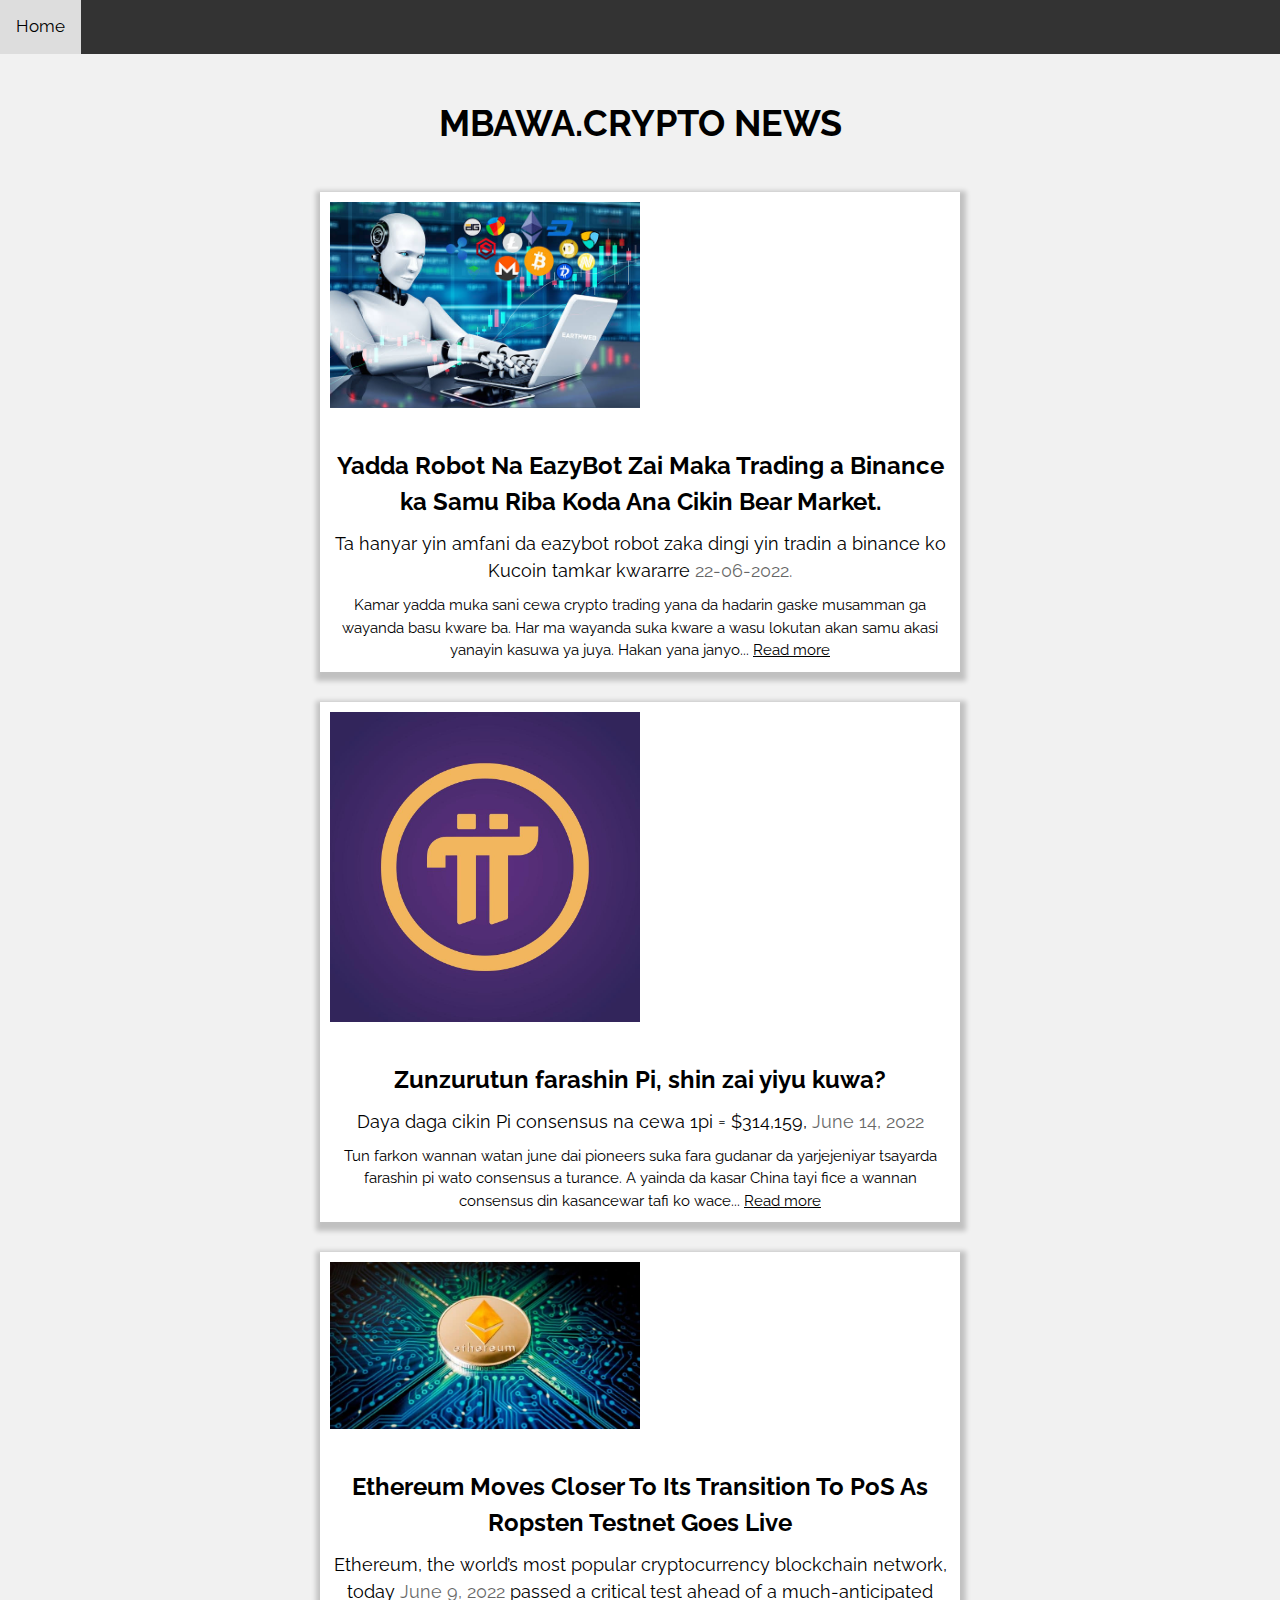
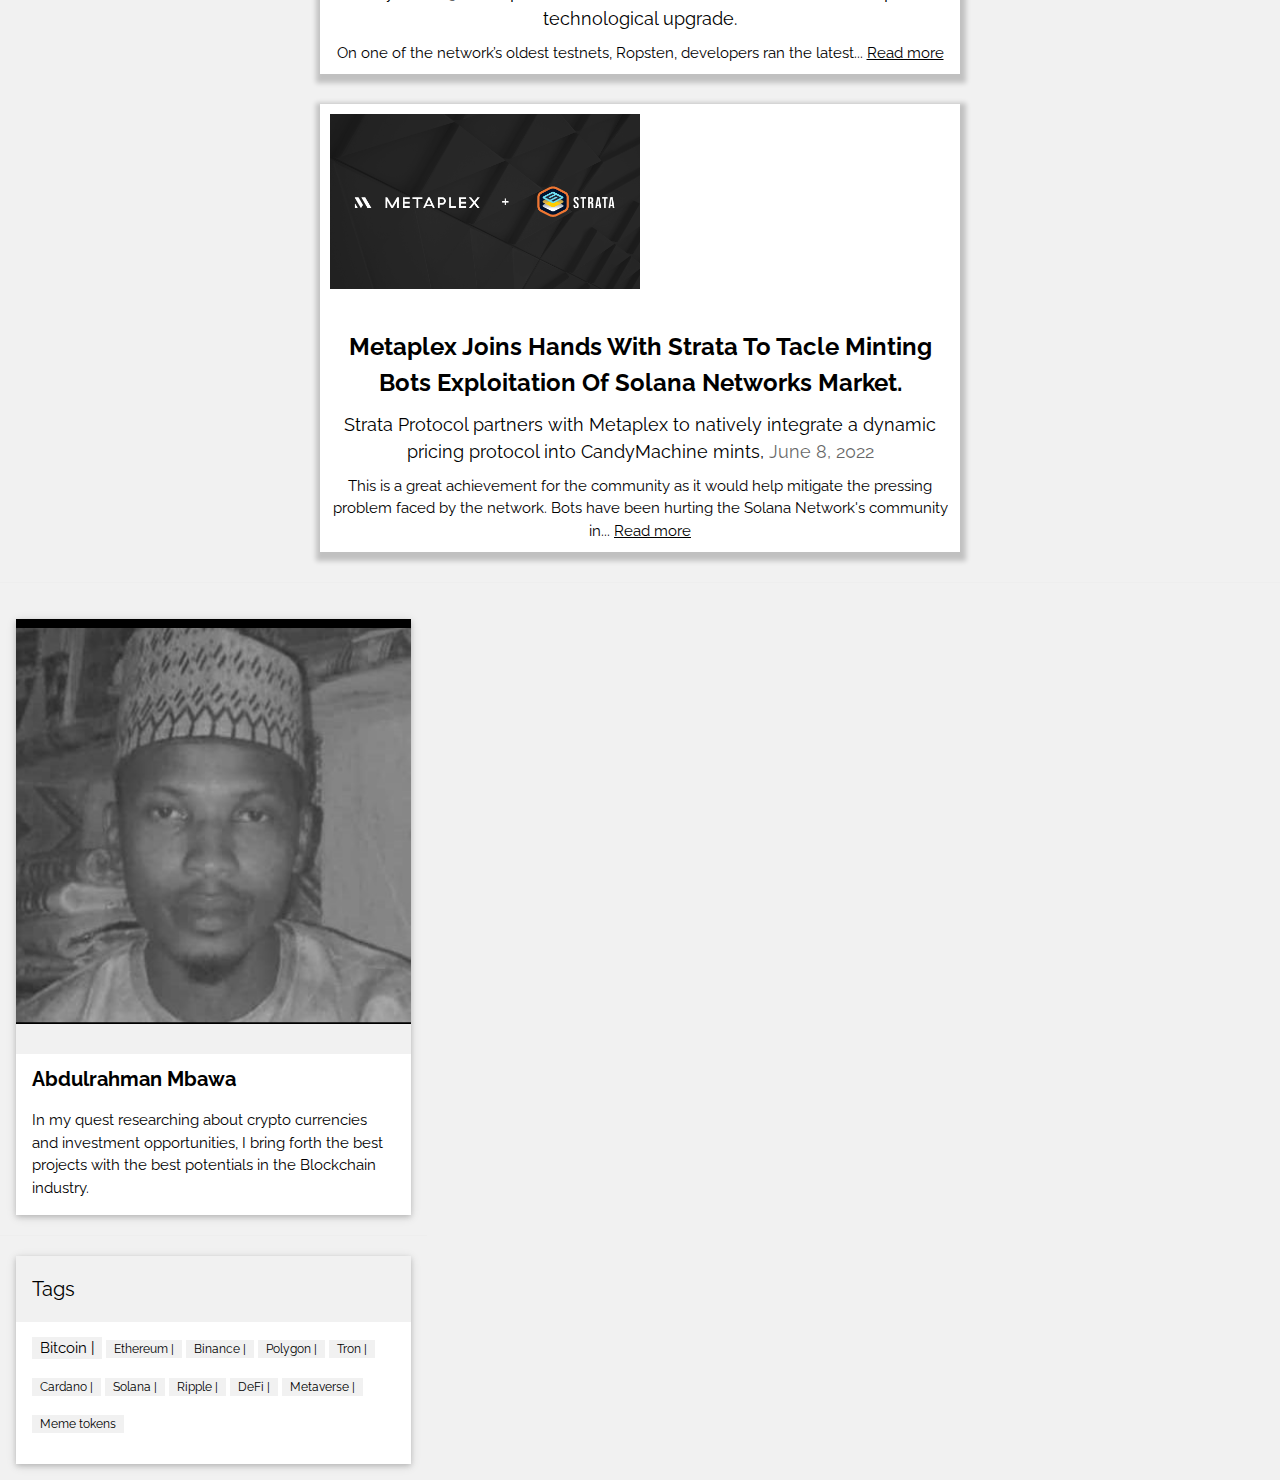
<file: blog/blog-posts.html>
<!DOCTYPE html>
<html>
<head>
 <title>Blog Posts</title>

  <meta charset="UTF-8">
  <meta name="viewport" content="width=device-width, initial-scale=1">
<!--preview-->
  <meta property=og:url content="https://mbawateaches.com/blog/blog-posts.html" />
  <meta property="og:type" content="article" />
  <meta property="og:title" content="MBAWA CRYPTO NEWS" />
  <meta property="og:description" content="Up to date crypto news" />
  <meta property="og:image" content="https://mbawateaches.com/pictures/mbawa1.jpg"/>
  <meta property="og:image:width" content="300">
  <meta property="og:image:height" content="300">

 <link rel="stylesheet" href="https://www.w3schools.com/w3css/4/w3.css">
 <link rel="stylesheet" href="https://fonts.googleapis.com/css?family=Raleway">
 <link rel="stylesheet" href="https://cdnjs.cloudflare.com/ajax/libs/font-awesome/4.7.0/css/font-awesome.min.css">
 <link rel="stylesheet" href="blog.css">
<script async src="https://pagead2.googlesyndication.com/pagead/js/adsbygoogle.js?client=ca-pub-8077004606379343"
     crossorigin="anonymous"></script>
 <style>

</style>
</head>
<body class="w3-light-grey">
<div id="navbar">
  <a href="../index.html">Home</a>
</div>
 <!--scroll to top-->
<button onclick="topFunction()" id="myBtn" title"go to top">&#x2191;</button>

<!-- w3-content defines a container for fixed size centered content, 
and is wrapped around the whole page content, except for the footer in this example -->
<div class="w3-content" style="max-width:1400px">

<!-- Header -->
<header class="w3-container w3-center w3-padding-32"> 
  <h1><b>MBAWA.CRYPTO NEWS</b></h1>
</header>

<!--blog posts-->
<div class="header">
 <img src="../pictures/eazybot.jpeg" alt="Eazybot"/>
  <div class="header-text">
     <h3><b>Yadda Robot Na EazyBot Zai Maka Trading a Binance ka Samu Riba Koda Ana Cikin Bear Market.</b></h3>
      <h5>Ta hanyar yin amfani da eazybot robot zaka dingi yin tradin a binance ko Kucoin tamkar kwararre <span class="w3-opacity">22-06-2022.</span></h5>
      Kamar yadda muka sani cewa crypto trading yana da hadarin gaske musamman ga wayanda basu kware ba. Har ma wayanda suka kware a wasu lokutan akan samu akasi yanayin kasuwa ya juya. Hakan yana janyo... <a href="eazybot.html">Read more</a>
  </div>
</div>

<div class="header">
 <img src="../pictures/pi1.jpg" alt="PI"/>
  <div class="header-text">
     <h3><b>Zunzurutun farashin Pi, shin zai yiyu kuwa?</b></h3>
      <h5>Daya daga cikin Pi consensus na cewa 1pi = $314,159, <span class="w3-opacity">June 14, 2022</span></h5>
   Tun farkon wannan watan june dai pioneers suka fara gudanar da yarjejeniyar tsayarda farashin pi wato consensus a turance. A yainda da kasar China tayi fice a wannan consensus din kasancewar tafi ko wace... <a href='piconsensus.html'>Read more</a>
  </div>
</div>

<div class="header">
 <img src="../pictures/eth1.jpg"/>
  <div class="header-text">
    <h3><b>Ethereum Moves Closer To Its Transition To PoS As Ropsten Testnet Goes Live</b>
      </h3>
      <h5>Ethereum, the world’s most popular cryptocurrency blockchain network, today <span class="w3-opacity">June 9, 2022 </span>passed a critical test ahead of a much-anticipated technological upgrade.
      </h5>
   On one of the network’s oldest testnets, Ropsten, developers ran the latest... <a href='eth-9-6-2022.html'>Read more</a>
  </div>
</div>

<div class="header">
 <img src="../pictures/sol1.jpg" alt="SOLANA"/>
  <div class="header-text">
     <h3><b>Metaplex Joins Hands With Strata To Tacle Minting Bots Exploitation Of Solana Networks Market.</b></h3>
      <h5>Strata Protocol partners with Metaplex to natively integrate a dynamic pricing protocol into CandyMachine mints, <span class="w3-opacity">June 8, 2022</span></h5>
   This is a great achievement for the community as it would help mitigate the pressing problem faced by the network. Bots have been hurting the Solana Network's community in...  <a href='sol-8-6-2022.html'>Read more</a>
  </div>
</div>

<hr>
<!-- Introduction menu -->
<div class="w3-col l4">
  <!-- About Card -->
  <div class="w3-card w3-margin w3-margin-top">
  <img src="../pictures/mbawa2.png" alt="Mbawa photo" style="width:100%">
    <div class="w3-container w3-white">
      <h4><b>Abdulrahman Mbawa</b></h4>
      <p>In my quest researching about crypto currencies and investment opportunities, I bring forth the best projects with the best potentials in the Blockchain industry.</p>
    </div>
  </div>

<hr>
 
  <!-- Labels / tags -->
  <div class="w3-card w3-margin">
    <div class="w3-container w3-padding">
      <h4>Tags</h4>
    </div>
    <div class="w3-container w3-white">
    <p><span class="w3-tag w3-light-grey w3-margin-bottom">Bitcoin |</span> <span class="w3-tag w3-light-grey w3-small w3-margin-bottom">Ethereum |</span> <span class="w3-tag w3-light-grey w3-small w3-margin-bottom">Binance |</span>
 <span class="w3-tag w3-light-grey w3-small w3-margin-bottom">Polygon |</span> <span class="w3-tag w3-light-grey w3-small w3-margin-bottom">Tron |</span> <span class="w3-tag w3-light-grey w3-small w3-margin-bottom">Cardano |</span> <span class="w3-tag w3-light-grey w3-small w3-margin-bottom">Solana |</span> <span class="w3-tag w3-light-grey w3-small w3-margin-bottom">Ripple |</span> <span class="w3-tag w3-light-grey w3-small w3-margin-bottom">DeFi |</span> <span class="w3-tag w3-light-grey w3-small w3-margin-bottom">Metaverse |</span> <span class="w3-tag w3-light-grey w3-small w3-margin-bottom">Meme tokens</span> 
    </p>
    </div>
  </div>
  
<!-- END Introduction Menu -->
</div>

<!-- END GRID -->
</div><br>

<!-- END w3-content -->
</div>

<!-- Footer -->
<!--
<footer class="w3-container w3-dark-grey w3-padding-32 w3-margin-top">
  <button class="w3-button w3-black w3-disabled w3-padding-large w3-margin-bottom">Previous</button>
  <button class="w3-button w3-black w3-padding-large w3-margin-bottom">Next »</button>
</footer>
-->
<script src="../index.js"></script>
</body>
</html>
</file>
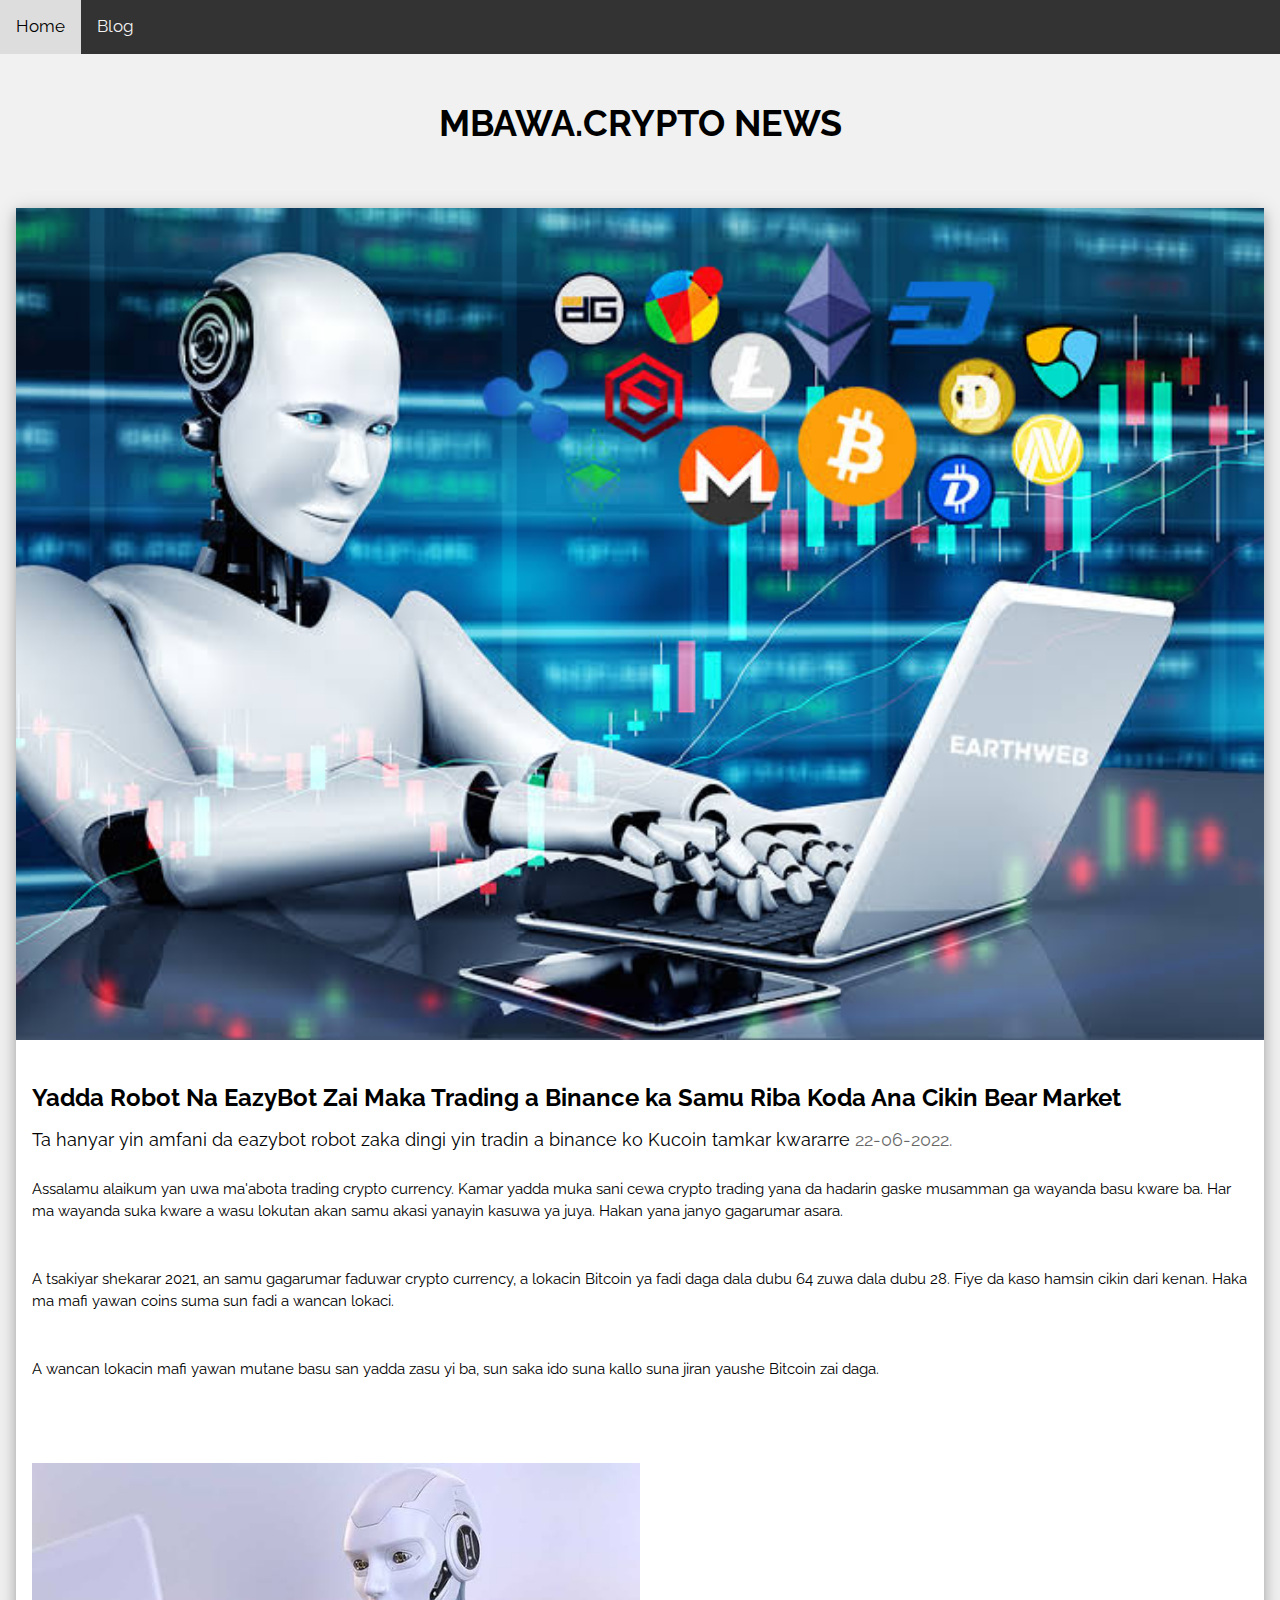
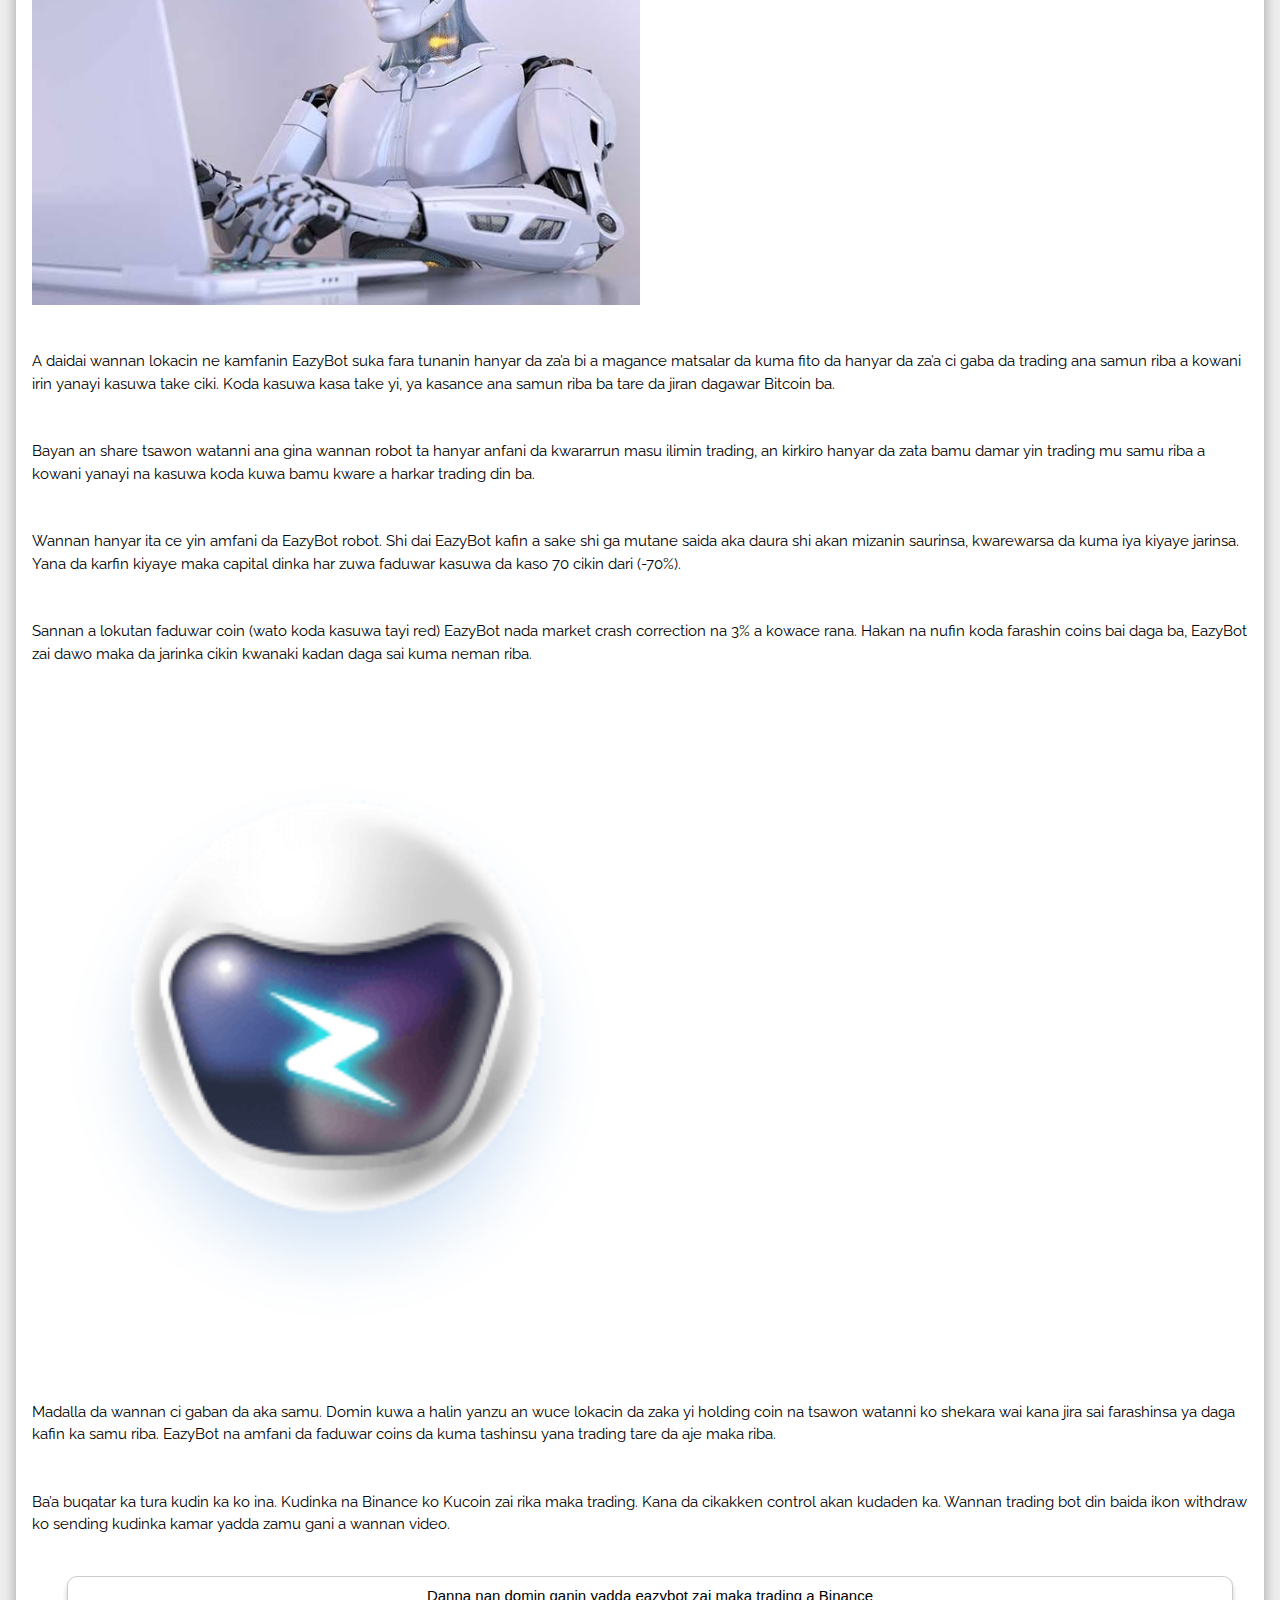
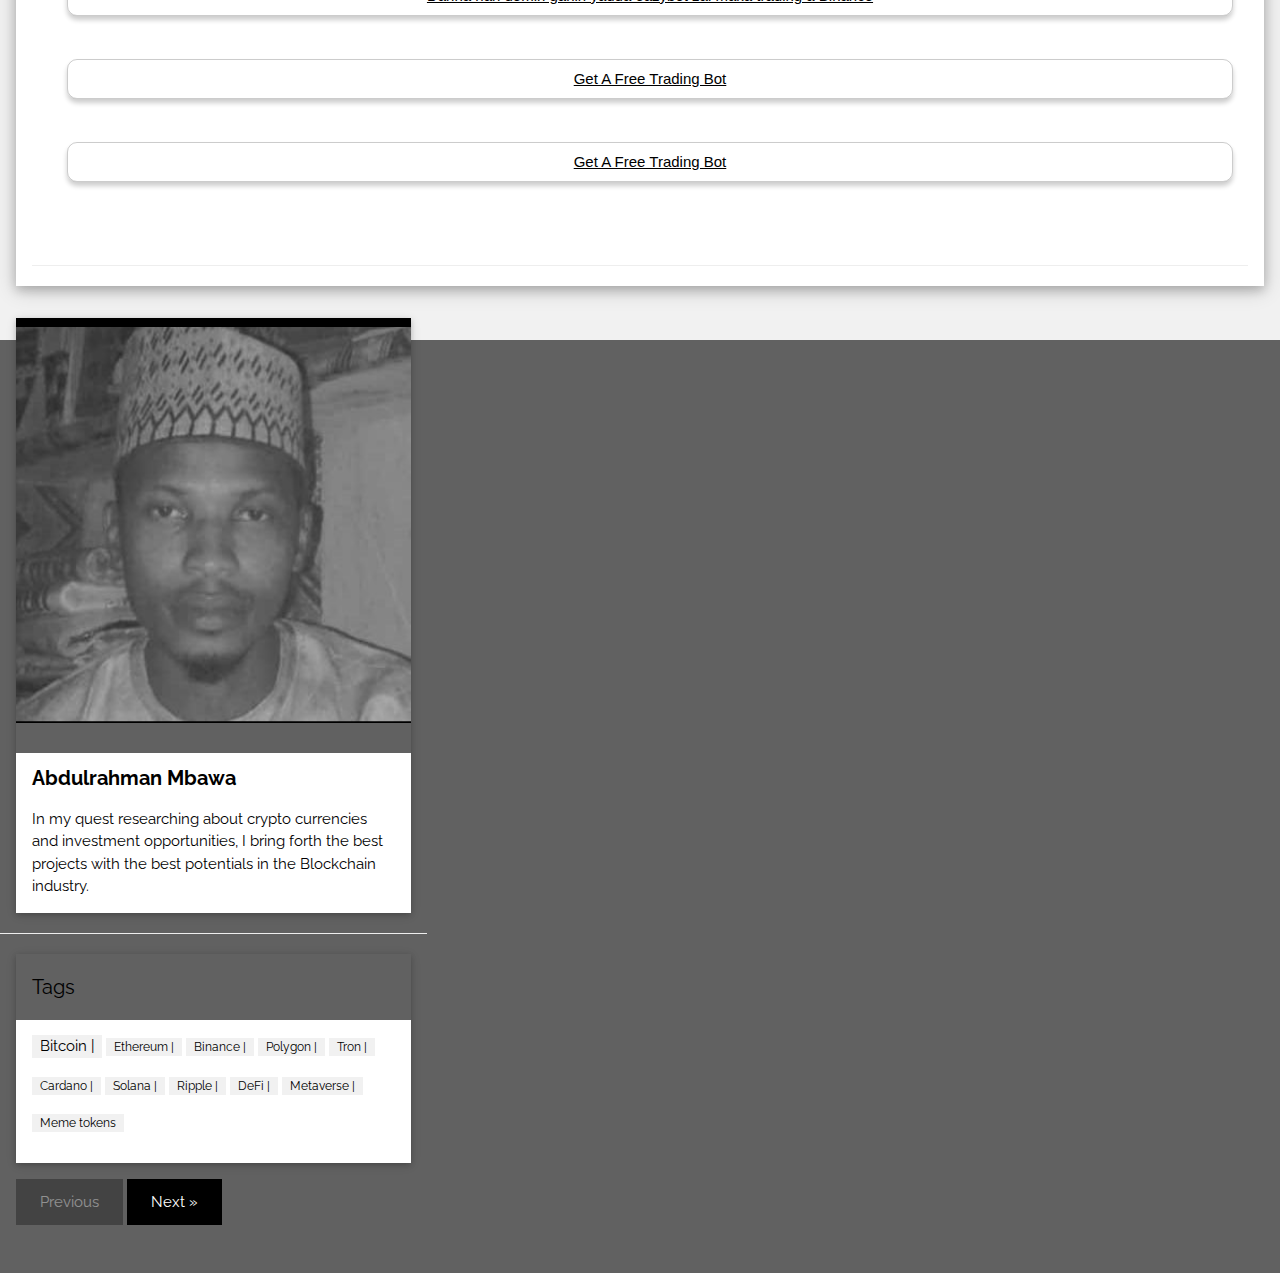
<file: blog/eazybot.html>
<!DOCTYPE html>
<html>
<head>
 <title>Make Money While You Sleep</title>

 <meta charset="UTF-8">
 <meta name="viewport" content="width=device-width, initial-scale=1">
<!--preview-->
 <meta property=og:url content="https://mbawateaches.com/blog/eazybot.html" />
 <meta property="og:type" content="article" />
 <meta property="og:title" content="Yadda Zaka Sa Robot Ya Maka Trading kasamu Riba" />
 <meta property="og:description" content="Wannan wani sabon robot ne da zai maka trading a binance dinka ka samu riba sosai" />
 <meta property="og:image" content="https://mbawateaches.com/pictures/eazybot.jpeg"/>
 <meta property="og:image:width" content="300">
 <meta property="og:image:height" content="300">

 <link rel="stylesheet" href="https://www.w3schools.com/w3css/4/w3.css">
 <link rel="stylesheet" href="https://fonts.googleapis.com/css?family=Raleway">
 <link rel="stylesheet" href="https://cdnjs.cloudflare.com/ajax/libs/font-awesome/4.7.0/css/font-awesome.min.css">
 <link rel="stylesheet" href="blog.css">

<script async src="https://pagead2.googlesyndication.com/pagead/js/adsbygoogle.js?client=ca-pub-8077004606379343"
     crossorigin="anonymous"></script>
 <style>

</style>
</head>
<body class="w3-light-grey">
<div id="navbar">
   <a href="../index.html">Home</a>
  <a href="blog-posts.html">Blog</a>
</div>
 <!--scroll to top-->
<button onclick="topFunction()" id="myBtn" title"go to top">&#x2191;</button>

<!-- w3-content defines a container for fixed size centered content, 
and is wrapped around the whole page content, except for the footer in this example -->
<div class="w3-content" style="max-width:1400px">

<!-- Header -->
<header class="w3-container w3-center w3-padding-32"> 
  <h1><b>MBAWA.CRYPTO NEWS</b></h1>
</header>

<!-- Grid -->
<div class="w3-row">

  <!-- Blog entry -->
  <div class="w3-card-4 w3-margin w3-white">
  <img src="../pictures/eazybot.jpeg" alt="Robot picture" style="width:100%">
    <div class="w3-container">
      <h3><b>Yadda Robot Na EazyBot Zai Maka Trading a Binance ka Samu Riba Koda Ana Cikin Bear Market</b></h3>
      <h5>Ta hanyar yin amfani da eazybot robot zaka dingi yin tradin a binance ko Kucoin tamkar kwararre <span class="w3-opacity">22-06-2022.</span></h5>
    </div>

    <div class="w3-container">
      <p>
        Assalamu alaikum yan uwa ma'abota trading crypto currency. Kamar yadda muka sani cewa crypto trading yana da hadarin gaske musamman ga wayanda basu kware ba. Har ma wayanda suka kware a wasu lokutan akan samu akasi yanayin kasuwa ya juya. Hakan yana janyo gagarumar asara. 
<br>
<br>
<br>
A tsakiyar shekarar 2021, an samu gagarumar faduwar crypto currency, a lokacin Bitcoin ya fadi daga dala dubu 64 zuwa dala dubu 28. Fiye da kaso hamsin cikin dari kenan. Haka ma mafi yawan coins suma sun fadi a wancan lokaci. 
<br>
<br>
<br>
A wancan lokacin mafi yawan mutane basu san yadda zasu yi ba, sun saka ido suna kallo suna jiran yaushe Bitcoin zai daga.</p> 
<br>
<br>
<br>
<img src="../pictures/Robot1.jpeg" alt="robot picture">
  <p>
A daidai wannan lokacin ne kamfanin EazyBot suka fara tunanin hanyar da za’a bi a magance matsalar da kuma fito da hanyar da za’a ci gaba da trading ana samun riba a kowani irin yanayi kasuwa take ciki. Koda kasuwa kasa take yi, ya kasance ana samun riba ba tare da jiran dagawar Bitcoin ba.
<br>
<br>
<br>
Bayan an share tsawon watanni ana gina wannan robot ta hanyar anfani da kwararrun masu ilimin trading, an kirkiro hanyar da zata bamu damar yin trading mu samu riba a kowani yanayi na kasuwa koda kuwa bamu kware a harkar trading din ba.
<br>
<br>
<br>
Wannan hanyar ita ce yin amfani da EazyBot robot. Shi dai EazyBot kafin a sake shi ga mutane saida aka daura shi akan mizanin saurinsa, kwarewarsa da kuma iya kiyaye jarinsa. Yana da karfin kiyaye maka capital dinka har zuwa faduwar kasuwa da kaso 70 cikin dari (-70%).
<br>
<br>
<br>
Sannan a lokutan faduwar coin (wato koda kasuwa tayi red) EazyBot nada market crash correction na 3% a kowace rana. Hakan na nufin koda farashin coins bai daga ba, EazyBot zai dawo maka da jarinka cikin kwanaki kadan daga sai kuma neman riba. 
  </p>
<br>
<br>
<br>
<img src="../pictures/robot2.png">
  <p>
Madalla da wannan ci gaban da aka samu. Domin kuwa a halin yanzu an wuce lokacin da zaka yi holding coin na tsawon watanni ko shekara wai kana jira sai farashinsa ya daga kafin ka samu riba. EazyBot na amfani da faduwar coins da kuma tashinsu yana trading tare da aje maka riba.
<br>
<br>
<br>
Ba’a buqatar ka tura kudin ka ko ina. Kudinka na Binance ko Kucoin zai rika maka trading. Kana da cikakken control akan kudaden ka. Wannan trading bot din baida ikon withdraw ko sending kudinka kamar yadda zamu gani a wannan video.
<br>
<div class='links'>
 <div class="link"><a href="../index.html">Danna nan domin ganin yadda eazybot zai maka trading a Binance</a></div>
 <br>
 <div class='link'><a href="https://my.eazybot.com/169538">Get A Free Trading Bot</a></div>
 <br>
 <div class='link'><a href="https://my.eazybot.com/169550">Get A Free Trading Bot</a></div> 
</div>
  </p>
<br>
 <button class="mobile-share"><a class="share" href="whatsapp://send?text=https://mbawateaches.com/blog/eazybot.html" data-action="share/whatsapp/share">
 share <i class="fa fa-whatsapp"></i></a>
 </button>
  <hr>	
   </div>
  </div>
</div>

<!-- Introduction menu -->
<div class="w3-col l4">
  <!-- About Card -->
  <div class="w3-card w3-margin w3-margin-top">
  <img src="../pictures/mbawa2.png" alt="Mbawa photo" style="width:100%">
    <div class="w3-container w3-white">
      <h4><b>Abdulrahman Mbawa</b></h4>
      <p>In my quest researching about crypto currencies and investment opportunities, I bring forth the best projects with the best potentials in the Blockchain industry.</p>
    </div>
  </div><hr>
  
  <!-- Labels / tags -->
  <div class="w3-card w3-margin">
    <div class="w3-container w3-padding">
      <h4>Tags</h4>
    </div>
    <div class="w3-container w3-white">
    <p><span class="w3-tag w3-light-grey w3-margin-bottom">Bitcoin |</span> <span class="w3-tag w3-light-grey w3-small w3-margin-bottom">Ethereum |</span> <span class="w3-tag w3-light-grey w3-small w3-margin-bottom">Binance |</span>
 <span class="w3-tag w3-light-grey w3-small w3-margin-bottom">Polygon |</span> <span class="w3-tag w3-light-grey w3-small w3-margin-bottom">Tron |</span> <span class="w3-tag w3-light-grey w3-small w3-margin-bottom">Cardano |</span> <span class="w3-tag w3-light-grey w3-small w3-margin-bottom">Solana |</span> <span class="w3-tag w3-light-grey w3-small w3-margin-bottom">Ripple |</span> <span class="w3-tag w3-light-grey w3-small w3-margin-bottom">DeFi |</span> <span class="w3-tag w3-light-grey w3-small w3-margin-bottom">Metaverse |</span> <span class="w3-tag w3-light-grey w3-small w3-margin-bottom">Meme tokens</span>
	</p>

     </div>
   </div>
 </div>

<!-- END GRID -->
</div><br>

<!--END content-->
</div>

<!-- Footer -->
<footer class="w3-container w3-dark-grey w3-padding-32 w3-margin-top">
  <button class="w3-button w3-black w3-disabled w3-padding-large w3-margin-bottom">Previous</button>
  <button class="w3-button w3-black w3-padding-large w3-margin-bottom">Next »</button>
</footer>
<script src="../index.js"></script>
</body>
</html>
</file>
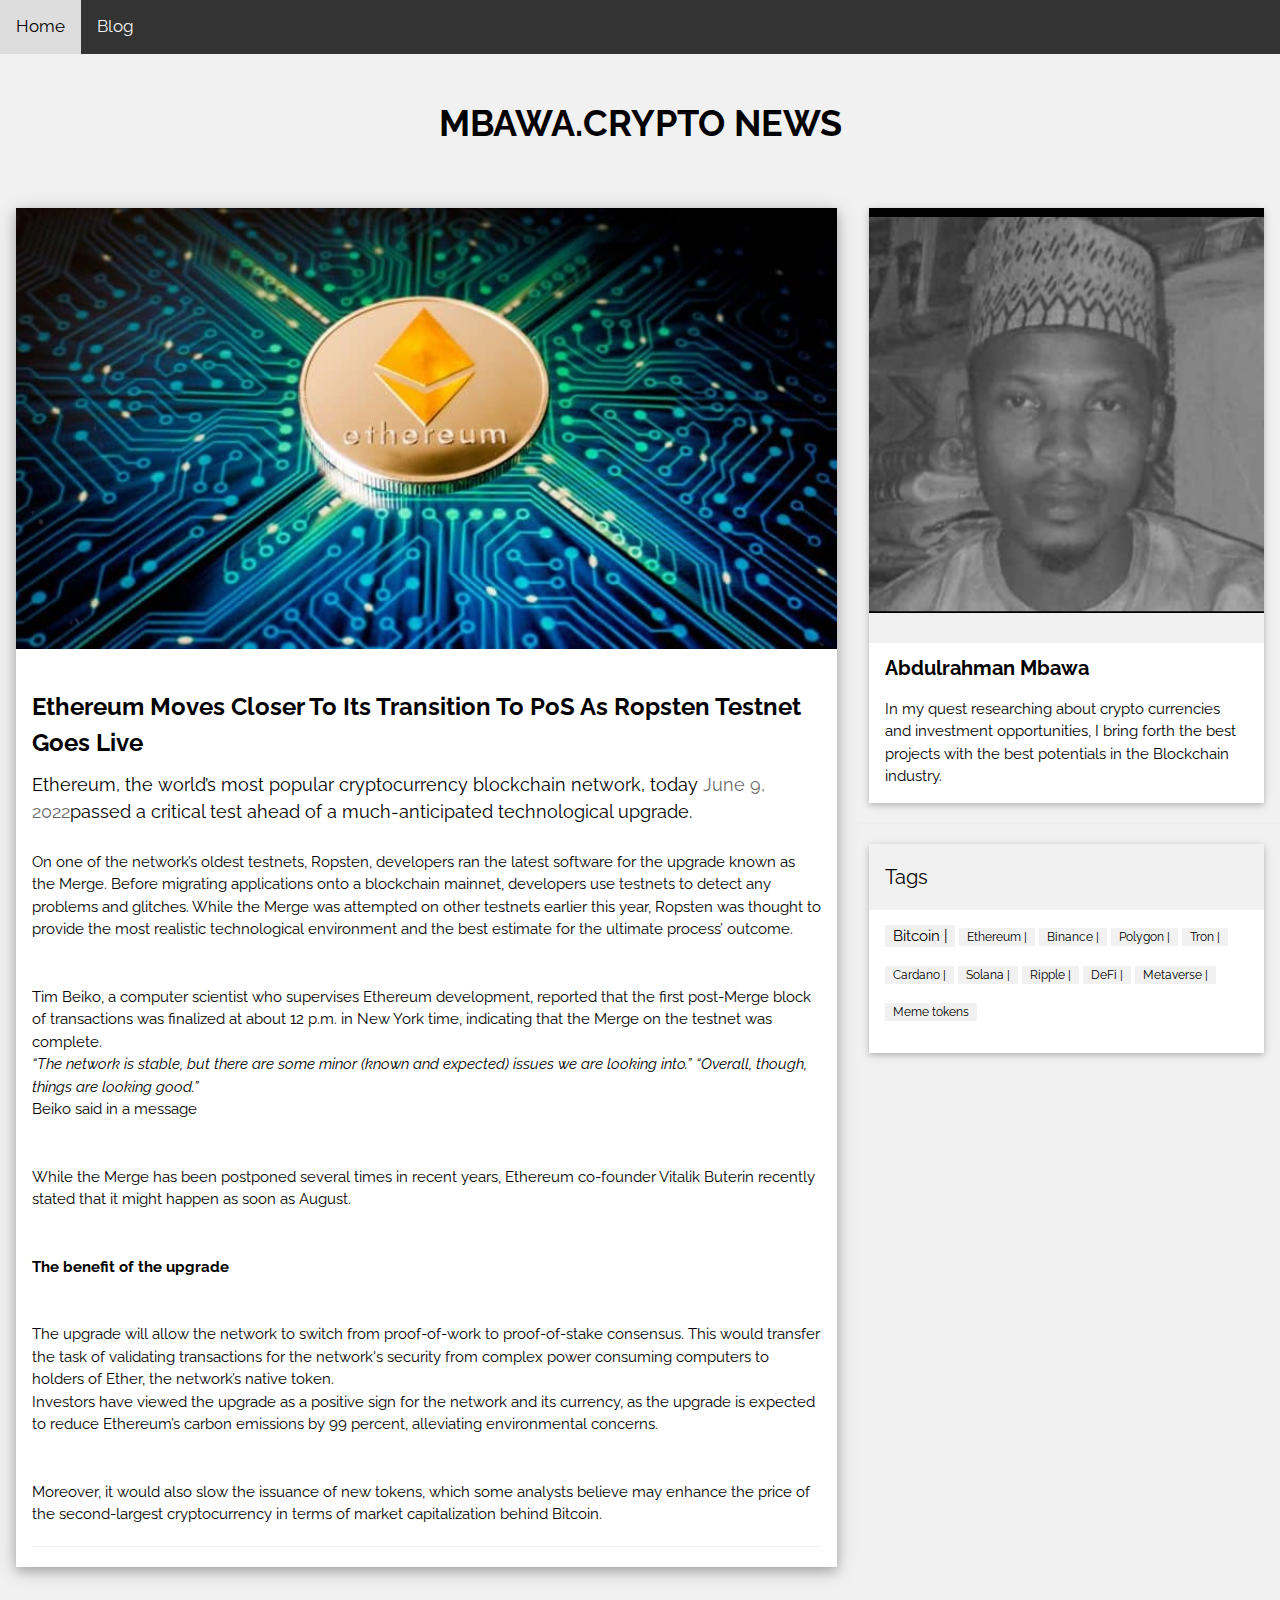
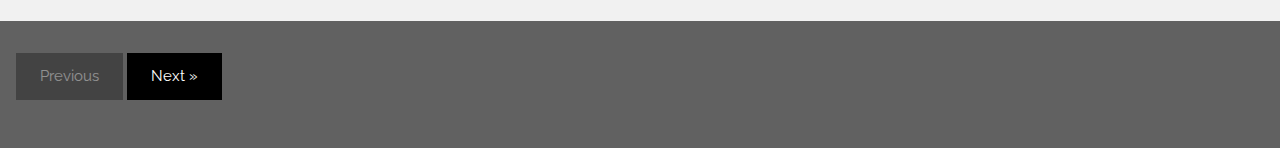
<file: blog/eth-9-6-2022.html>
<!DOCTYPE html>
<html>
<head>
 <title>Ethereum Moves Closer To PoS</title>

  <meta charset="UTF-8">
  <meta name="viewport" content="width=device-width, initial-scale=1">
<!--preview-->
  <meta property=og:url content="https://mbawateaches.com/blog/eth-9-6-2022.html" />
  <meta property="og:type" content="article" />
  <meta property="og:title" content="Ethereum Moves Closer To PoS" />
  <meta property="og:description" content="Ethereum, the world’s most popular cryptocurrency blockchain network, today has passed a critical test ahead of a much-anticipated technological upgrade." />
  <meta property="og:image" content="https://mbawateaches.com/pictures/eth1.jpg"/>
 <meta property="og:image:width" content="300">
 <meta property="og:image:height" content="300">

 <link rel="stylesheet" href="https://www.w3schools.com/w3css/4/w3.css">
 <link rel="stylesheet" href="https://fonts.googleapis.com/css?family=Raleway">
 <link rel="stylesheet" href="https://cdnjs.cloudflare.com/ajax/libs/font-awesome/4.7.0/css/font-awesome.min.css">
 <link rel="stylesheet" href="blog.css">

<script async src="https://pagead2.googlesyndication.com/pagead/js/adsbygoogle.js?client=ca-pub-8077004606379343"
     crossorigin="anonymous"></script>
 <style>

</style>
</head>
<body class="w3-light-grey">
<div id="navbar">
   <a href="../index.html">Home</a>
  <a href="blog-posts.html">Blog</a>
</div>
 <!--scroll to top-->
<button onclick="topFunction()" id="myBtn" title"go to top">&#x2191;</button>

<!-- w3-content defines a container for fixed size centered content, 
and is wrapped around the whole page content, except for the footer in this example -->
<div class="w3-content" style="max-width:1400px">

<!-- Header -->
<header class="w3-container w3-center w3-padding-32"> 
  <h1><b>MBAWA.CRYPTO NEWS</b></h1>
</header>

<!-- Grid -->
<div class="w3-row">

<!-- Blog entries -->
<div class="w3-col l8 s12">
  <!-- Blog entry -->
  <div class="w3-card-4 w3-margin w3-white">
    <img src="../pictures/eth1.jpg" alt="ETH" style="width:100%">
    <div class="w3-container">
      <h3 id='eth'><b>Ethereum Moves Closer To Its Transition To PoS As Ropsten Testnet Goes Live</b>
      </h3>
      <h5>Ethereum, the world’s most popular cryptocurrency blockchain network, today <span class="w3-opacity">June 9, 2022</span>passed a critical test ahead of a much-anticipated technological upgrade.
      </h5>
    </div>

    <div class="w3-container">
      <p>On one of the network’s oldest testnets, Ropsten, developers ran the latest software for the upgrade known as the Merge. Before migrating applications onto a blockchain mainnet, developers use testnets to detect any problems and glitches.
While the Merge was attempted on other testnets earlier this year, Ropsten was thought to provide the most realistic technological environment and the best estimate for the ultimate process’ outcome.
<br>
<br>
<br>     
Tim Beiko, a computer scientist who supervises Ethereum development, reported that the first post-Merge block of transactions was finalized at about 12 p.m. in New York time, indicating that the Merge on the testnet was complete.
<br>
<i>“The network is stable, but there are some minor (known and expected) issues we are looking into.” “Overall, though, things are looking good.”</i>
<br> 
Beiko said in a message
<br>
<br>
<br>  
While the Merge has been postponed several times in recent years, Ethereum co-founder Vitalik Buterin recently stated that it might happen as soon as August.
<br>
<br>
<br>  
<b>The benefit of the upgrade</b>
<br>
<br>
<br>  
The upgrade will allow the network to switch from proof-of-work to proof-of-stake consensus. This would transfer the task of validating transactions for the network's security from complex power consuming computers to holders of Ether, the network’s native token.
<br>
Investors have viewed the upgrade as a positive sign for the network and its currency, as the upgrade is expected to reduce Ethereum’s carbon emissions by 99 percent, alleviating environmental concerns.
<br>
<br>
<br>  
Moreover, it would also slow the issuance of new tokens, which some analysts believe may enhance the price of the second-largest cryptocurrency in terms of market capitalization behind Bitcoin.
</p>
 <button class="mobile-share"><a class="share" href="whatsapp://send?text=https://mbawateaches.com/blog/eth-9-6-2022.html" data-action="share/whatsapp/share">
 share <i class="fa fa-whatsapp"></i></a>
 </button>
  <hr>	
   </div>
  </div>
</div>

<!-- Introduction menu -->
<div class="w3-col l4">
  <!-- About Card -->
  <div class="w3-card w3-margin w3-margin-top">
  <img src="../pictures/mbawa2.png" alt="Mbawa photo" style="width:100%">
    <div class="w3-container w3-white">
      <h4><b>Abdulrahman Mbawa</b></h4>
      <p>In my quest researching about crypto currencies and investment opportunities, I bring forth the best projects with the best potentials in the Blockchain industry.</p>
    </div>
  </div><hr>
  
  <!-- Labels / tags -->
  <div class="w3-card w3-margin">
    <div class="w3-container w3-padding">
      <h4>Tags</h4>
    </div>
    <div class="w3-container w3-white">
    <p><span class="w3-tag w3-light-grey w3-margin-bottom">Bitcoin |</span> <span class="w3-tag w3-light-grey w3-small w3-margin-bottom">Ethereum |</span> <span class="w3-tag w3-light-grey w3-small w3-margin-bottom">Binance |</span>
 <span class="w3-tag w3-light-grey w3-small w3-margin-bottom">Polygon |</span> <span class="w3-tag w3-light-grey w3-small w3-margin-bottom">Tron |</span> <span class="w3-tag w3-light-grey w3-small w3-margin-bottom">Cardano |</span> <span class="w3-tag w3-light-grey w3-small w3-margin-bottom">Solana |</span> <span class="w3-tag w3-light-grey w3-small w3-margin-bottom">Ripple |</span> <span class="w3-tag w3-light-grey w3-small w3-margin-bottom">DeFi |</span> <span class="w3-tag w3-light-grey w3-small w3-margin-bottom">Metaverse |</span> <span class="w3-tag w3-light-grey w3-small w3-margin-bottom">Meme tokens</span>
	</p>

     </div>
   </div>
 </div>

<!-- END GRID -->
</div><br>

<!--END content-->
</div>

<!-- Footer -->
<footer class="w3-container w3-dark-grey w3-padding-32 w3-margin-top">
  <button class="w3-button w3-black w3-disabled w3-padding-large w3-margin-bottom">Previous</button>
  <button class="w3-button w3-black w3-padding-large w3-margin-bottom">Next »</button>
</footer>
<script src="../index.js"></script>
</body>
</html>
</file>
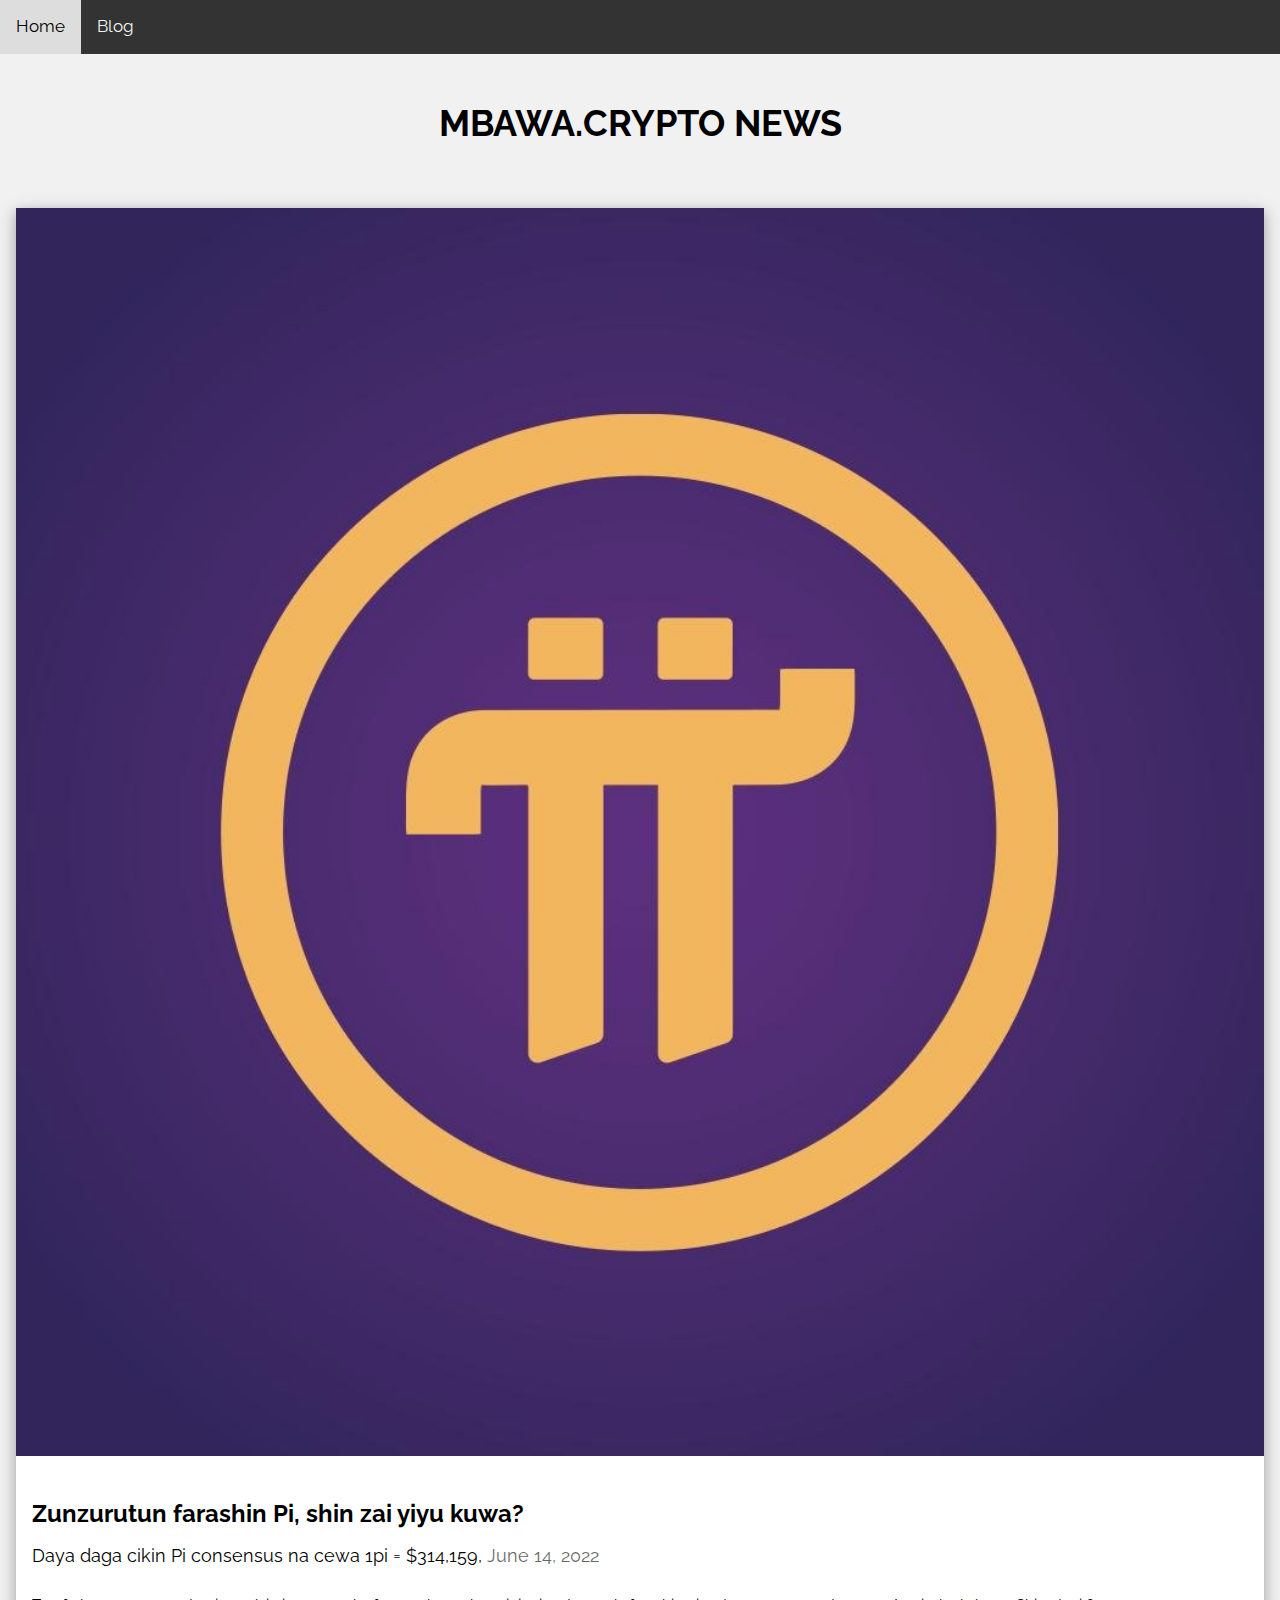
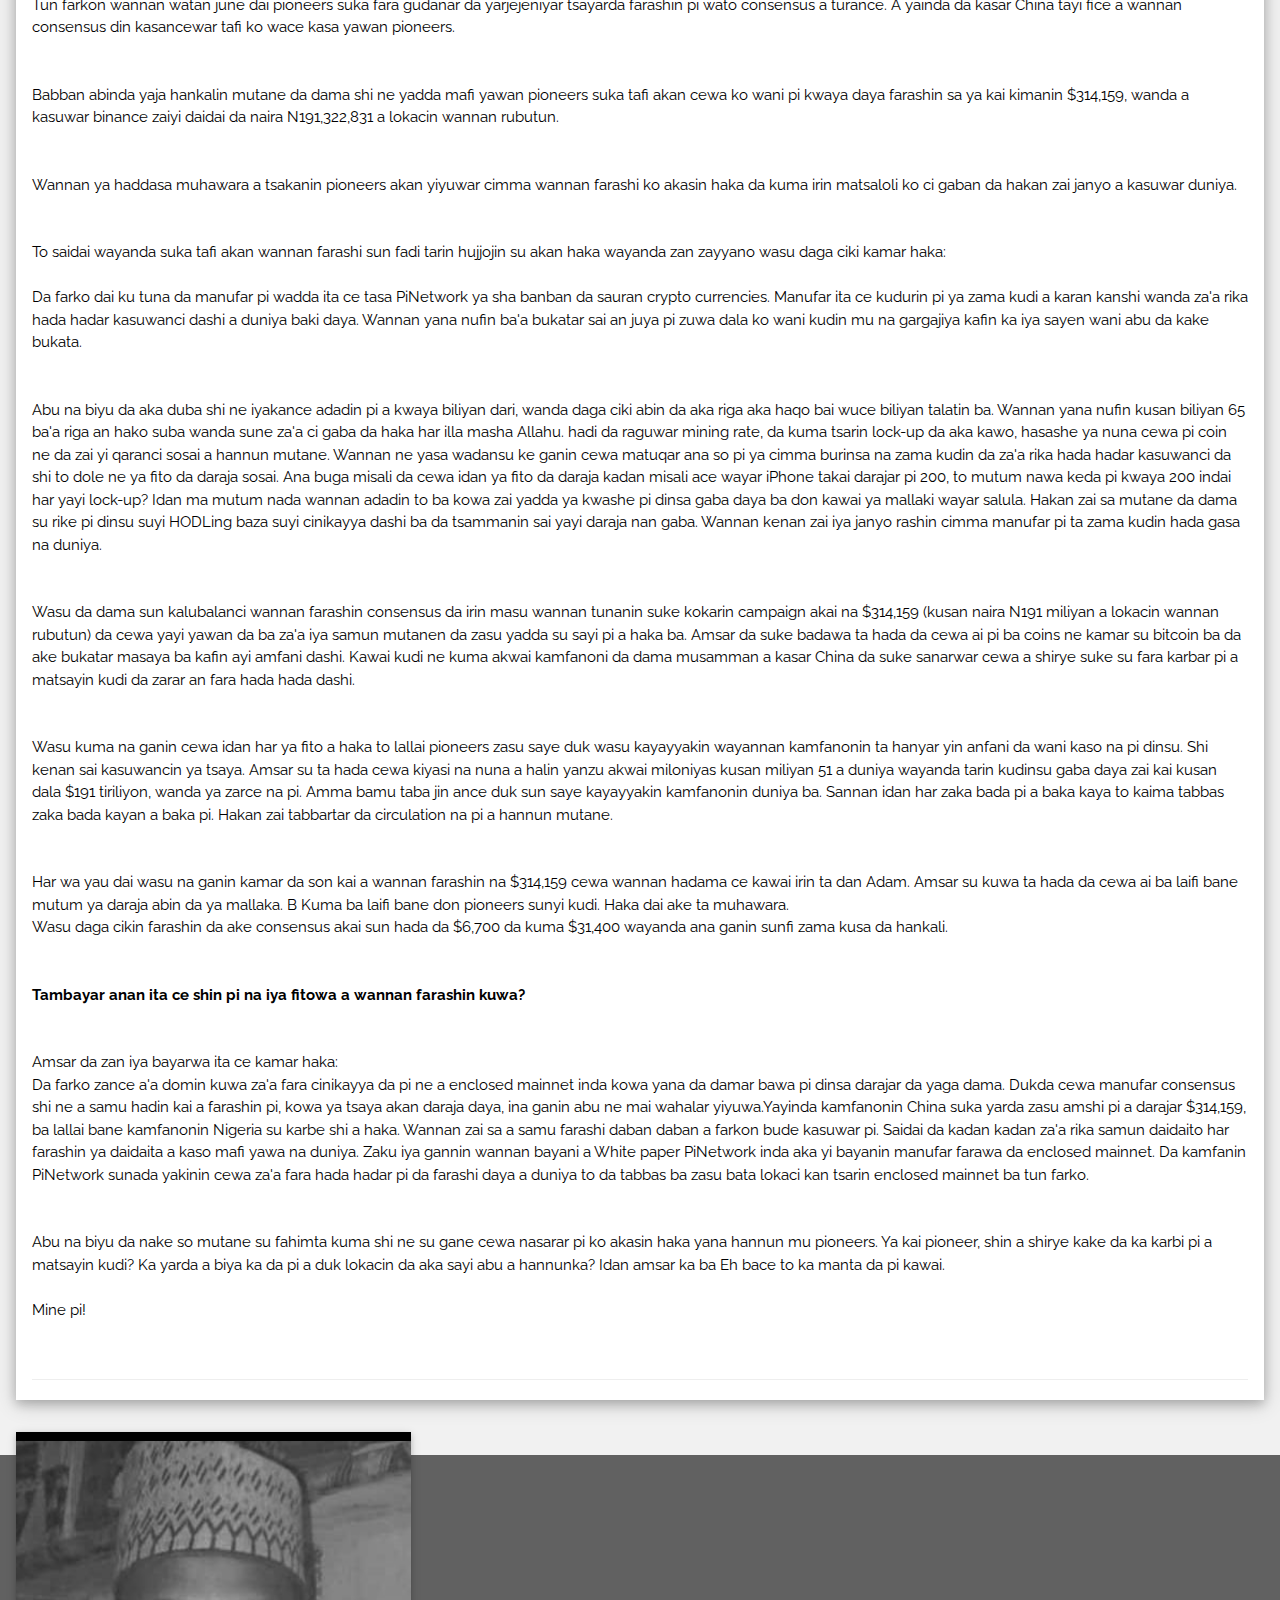
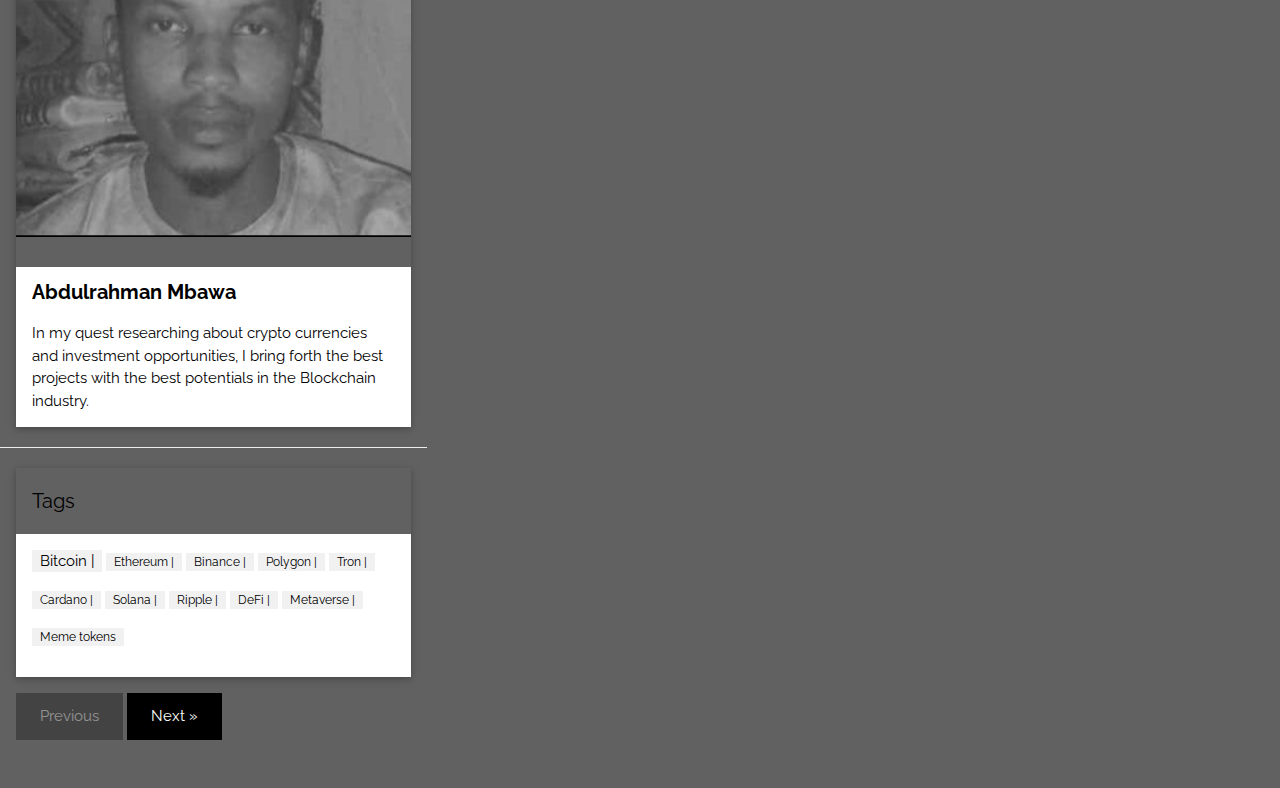
<file: blog/piconsensus.html>
<!DOCTYPE html>
<html>
<head>
 <title>PiConsensus</title>

 <meta charset="UTF-8">
 <meta name="viewport" content="width=device-width, initial-scale=1">
<!--preview-->
 <meta property=og:url content="https://mbawateaches.com/blog/piconsensus.html" />
 <meta property="og:type" content="article" />
 <meta property="og:title" content="Zunzurutun farashin Pi, shin zai yiyu kuwa?" />
 <meta property="og:description" content="1pi = $314,159" />
 <meta property="og:image" content="https://mbawateaches.com/pictures/pi1.jpg"/>
 <meta property="og:image:width" content="300">
 <meta property="og:image:height" content="300">

 <link rel="stylesheet" href="https://www.w3schools.com/w3css/4/w3.css">
 <link rel="stylesheet" href="https://fonts.googleapis.com/css?family=Raleway">
 <link rel="stylesheet" href="https://cdnjs.cloudflare.com/ajax/libs/font-awesome/4.7.0/css/font-awesome.min.css">
 <link rel="stylesheet" href="blog.css">

<script async src="https://pagead2.googlesyndication.com/pagead/js/adsbygoogle.js?client=ca-pub-8077004606379343"
     crossorigin="anonymous"></script>
 <style>

</style>
</head>
<body class="w3-light-grey">
<div id="navbar">
   <a href="../index.html">Home</a>
  <a href="blog-posts.html">Blog</a>
</div>
 <!--scroll to top-->
<button onclick="topFunction()" id="myBtn" title"go to top">&#x2191;</button>

<!-- w3-content defines a container for fixed size centered content, 
and is wrapped around the whole page content, except for the footer in this example -->
<div class="w3-content" style="max-width:1400px">

<!-- Header -->
<header class="w3-container w3-center w3-padding-32"> 
  <h1><b>MBAWA.CRYPTO NEWS</b></h1>
</header>

<!-- Grid -->
<div class="w3-row">

  <!-- Blog entry -->
  <div class="w3-card-4 w3-margin w3-white">
  <img src="../pictures/pi1.jpg" alt="PI" style="width:100%">
    <div class="w3-container">
      <h3><b>Zunzurutun farashin Pi, shin zai yiyu kuwa?</b></h3>
      <h5>Daya daga cikin Pi consensus na cewa 1pi = $314,159, <span class="w3-opacity">June 14, 2022</span></h5>
    </div>

    <div class="w3-container">
      <p>Tun farkon wannan watan june dai pioneers suka fara gudanar da yarjejeniyar tsayarda farashin pi wato consensus a turance. A yainda da kasar China tayi fice a wannan consensus din kasancewar tafi ko wace kasa yawan pioneers. 
<br>
<br>
<br>

Babban abinda yaja hankalin mutane da dama shi ne yadda mafi yawan pioneers suka tafi akan cewa ko wani pi kwaya daya farashin sa ya kai kimanin $314,159, wanda a kasuwar binance zaiyi daidai da naira N191,322,831 a lokacin wannan rubutun. 
<br>
<br>
<br>

Wannan ya haddasa muhawara a tsakanin pioneers akan yiyuwar cimma wannan farashi ko akasin haka da kuma irin matsaloli ko ci gaban da hakan zai janyo a kasuwar duniya.
<br>
<br>
<br>

To saidai wayanda suka tafi akan wannan farashi sun fadi tarin hujjojin su akan haka wayanda zan zayyano wasu daga ciki kamar haka:
<br>
<br>
Da farko dai ku tuna da manufar pi wadda ita ce tasa PiNetwork ya sha banban da sauran crypto currencies. Manufar ita ce kudurin pi ya zama kudi a karan kanshi wanda za'a rika hada hadar kasuwanci dashi a duniya baki daya. Wannan yana nufin ba'a bukatar sai an juya pi zuwa dala ko wani kudin mu na gargajiya kafin ka iya sayen wani abu da kake bukata.
<br>
<br>
<br>
Abu na biyu da aka duba shi ne iyakance adadin pi a kwaya biliyan dari, wanda daga ciki abin da aka riga aka haqo bai wuce biliyan talatin ba. Wannan yana nufin kusan biliyan 65 ba'a riga an hako suba wanda sune za'a ci gaba da haka har illa masha Allahu. hadi da raguwar mining rate, da kuma tsarin lock-up da aka kawo, hasashe ya nuna cewa pi coin ne da zai yi qaranci sosai a hannun mutane. Wannan ne yasa wadansu ke ganin cewa matuqar ana so pi ya cimma burinsa na zama kudin da za'a rika hada hadar kasuwanci da shi to dole ne ya fito da daraja sosai. Ana buga misali da cewa idan ya fito da daraja kadan misali ace wayar iPhone takai darajar pi 200, to mutum nawa keda pi kwaya 200 indai har yayi lock-up? Idan ma mutum nada wannan adadin to ba kowa zai yadda ya kwashe pi dinsa gaba daya ba don kawai ya mallaki wayar salula.
Hakan zai sa mutane da dama su rike pi dinsu suyi HODLing baza suyi cinikayya dashi ba da tsammanin sai yayi daraja nan gaba. Wannan kenan zai iya janyo rashin cimma manufar pi ta zama kudin hada gasa na duniya.
<br>
<br>
<br>
Wasu da dama sun kalubalanci wannan farashin consensus da irin masu wannan tunanin suke kokarin campaign akai na $314,159 (kusan naira N191 miliyan a lokacin wannan rubutun) da cewa yayi yawan da ba za'a iya samun mutanen da zasu yadda su sayi pi a haka ba. Amsar da suke badawa ta hada da cewa ai pi ba coins ne kamar su bitcoin ba da ake bukatar masaya ba kafin ayi amfani dashi. Kawai kudi ne kuma akwai kamfanoni da dama musamman a kasar China da suke sanarwar cewa a shirye suke su fara karbar pi a matsayin kudi da zarar an fara hada hada dashi.
<br>
<br>
<br>
Wasu kuma na ganin cewa idan har ya fito a haka to lallai pioneers zasu saye duk wasu kayayyakin wayannan kamfanonin ta hanyar yin anfani da wani kaso na pi dinsu. Shi kenan sai kasuwancin ya tsaya. Amsar su ta hada cewa kiyasi na nuna a halin yanzu akwai miloniyas kusan miliyan 51 a duniya wayanda tarin kudinsu gaba daya zai kai kusan dala $191 tiriliyon, wanda ya zarce na pi. Amma bamu taba jin ance duk sun saye kayayyakin kamfanonin duniya ba. Sannan idan har zaka bada pi a baka kaya to kaima tabbas zaka bada kayan a baka pi. Hakan zai tabbartar da circulation na pi a hannun mutane. 
<br>
<br>
<br>
Har wa yau dai wasu na ganin kamar da son kai a wannan farashin na $314,159 cewa wannan hadama ce kawai irin ta dan Adam. Amsar su kuwa ta hada da cewa ai ba laifi bane mutum ya daraja abin da ya mallaka. B
Kuma ba laifi bane don pioneers sunyi kudi. Haka dai ake ta muhawara.<br>
Wasu daga cikin farashin da ake consensus akai sun hada da $6,700 da kuma $31,400 wayanda ana ganin sunfi zama kusa da hankali. 
<br>
<br>
<br>
<b>Tambayar anan ita ce shin pi na iya fitowa a wannan farashin kuwa?</b>
<br>
<br>
<br>
Amsar da zan iya bayarwa ita ce kamar haka:
<br>
Da farko zance a'a domin kuwa za'a fara cinikayya da pi ne a enclosed mainnet inda kowa yana da damar bawa pi dinsa darajar da yaga dama. Dukda cewa manufar consensus shi ne a samu hadin kai a farashin pi, kowa ya tsaya akan daraja daya, ina ganin abu ne mai wahalar yiyuwa.Yayinda kamfanonin China suka yarda zasu amshi pi a darajar $314,159, ba lallai bane kamfanonin Nigeria su karbe shi a haka. Wannan zai sa a samu farashi daban daban a farkon bude kasuwar pi. Saidai da kadan kadan za'a rika samun daidaito har farashin ya daidaita a kaso mafi yawa na duniya. Zaku iya gannin wannan bayani a White paper PiNetwork inda aka yi bayanin manufar farawa da enclosed mainnet. Da kamfanin PiNetwork sunada yakinin cewa za'a fara hada hadar pi da farashi daya a duniya to da tabbas ba zasu bata lokaci kan tsarin enclosed mainnet ba tun farko.
<br>
<br>
<br>
Abu na biyu da nake so mutane su fahimta kuma shi ne su gane cewa nasarar pi ko akasin haka yana hannun mu pioneers. Ya kai pioneer, shin a shirye kake da ka karbi pi a matsayin kudi? Ka yarda a biya ka da pi a duk lokacin da aka sayi abu a hannunka? Idan amsar ka ba Eh bace to ka manta da pi kawai.
<br><br>
Mine pi!

</p>
<br>
 <button class="mobile-share"><a class="share" href="whatsapp://send?text=https://mbawateaches.com/blog/piconsensus.html" data-action="share/whatsapp/share">
 share <i class="fa fa-whatsapp"></i></a>
 </button>
  <hr>	
   </div>
  </div>
</div>

<!-- Introduction menu -->
<div class="w3-col l4">
  <!-- About Card -->
  <div class="w3-card w3-margin w3-margin-top">
  <img src="../pictures/mbawa2.png" alt="Mbawa photo" style="width:100%">
    <div class="w3-container w3-white">
      <h4><b>Abdulrahman Mbawa</b></h4>
      <p>In my quest researching about crypto currencies and investment opportunities, I bring forth the best projects with the best potentials in the Blockchain industry.</p>
    </div>
  </div><hr>
  
  <!-- Labels / tags -->
  <div class="w3-card w3-margin">
    <div class="w3-container w3-padding">
      <h4>Tags</h4>
    </div>
    <div class="w3-container w3-white">
    <p><span class="w3-tag w3-light-grey w3-margin-bottom">Bitcoin |</span> <span class="w3-tag w3-light-grey w3-small w3-margin-bottom">Ethereum |</span> <span class="w3-tag w3-light-grey w3-small w3-margin-bottom">Binance |</span>
 <span class="w3-tag w3-light-grey w3-small w3-margin-bottom">Polygon |</span> <span class="w3-tag w3-light-grey w3-small w3-margin-bottom">Tron |</span> <span class="w3-tag w3-light-grey w3-small w3-margin-bottom">Cardano |</span> <span class="w3-tag w3-light-grey w3-small w3-margin-bottom">Solana |</span> <span class="w3-tag w3-light-grey w3-small w3-margin-bottom">Ripple |</span> <span class="w3-tag w3-light-grey w3-small w3-margin-bottom">DeFi |</span> <span class="w3-tag w3-light-grey w3-small w3-margin-bottom">Metaverse |</span> <span class="w3-tag w3-light-grey w3-small w3-margin-bottom">Meme tokens</span>
	</p>

     </div>
   </div>
 </div>

<!-- END GRID -->
</div><br>

<!--END content-->
</div>

<!-- Footer -->
<footer class="w3-container w3-dark-grey w3-padding-32 w3-margin-top">
  <button class="w3-button w3-black w3-disabled w3-padding-large w3-margin-bottom">Previous</button>
  <button class="w3-button w3-black w3-padding-large w3-margin-bottom">Next »</button>
</footer>
<script src="../index.js"></script>
</body>
</html>
</file>
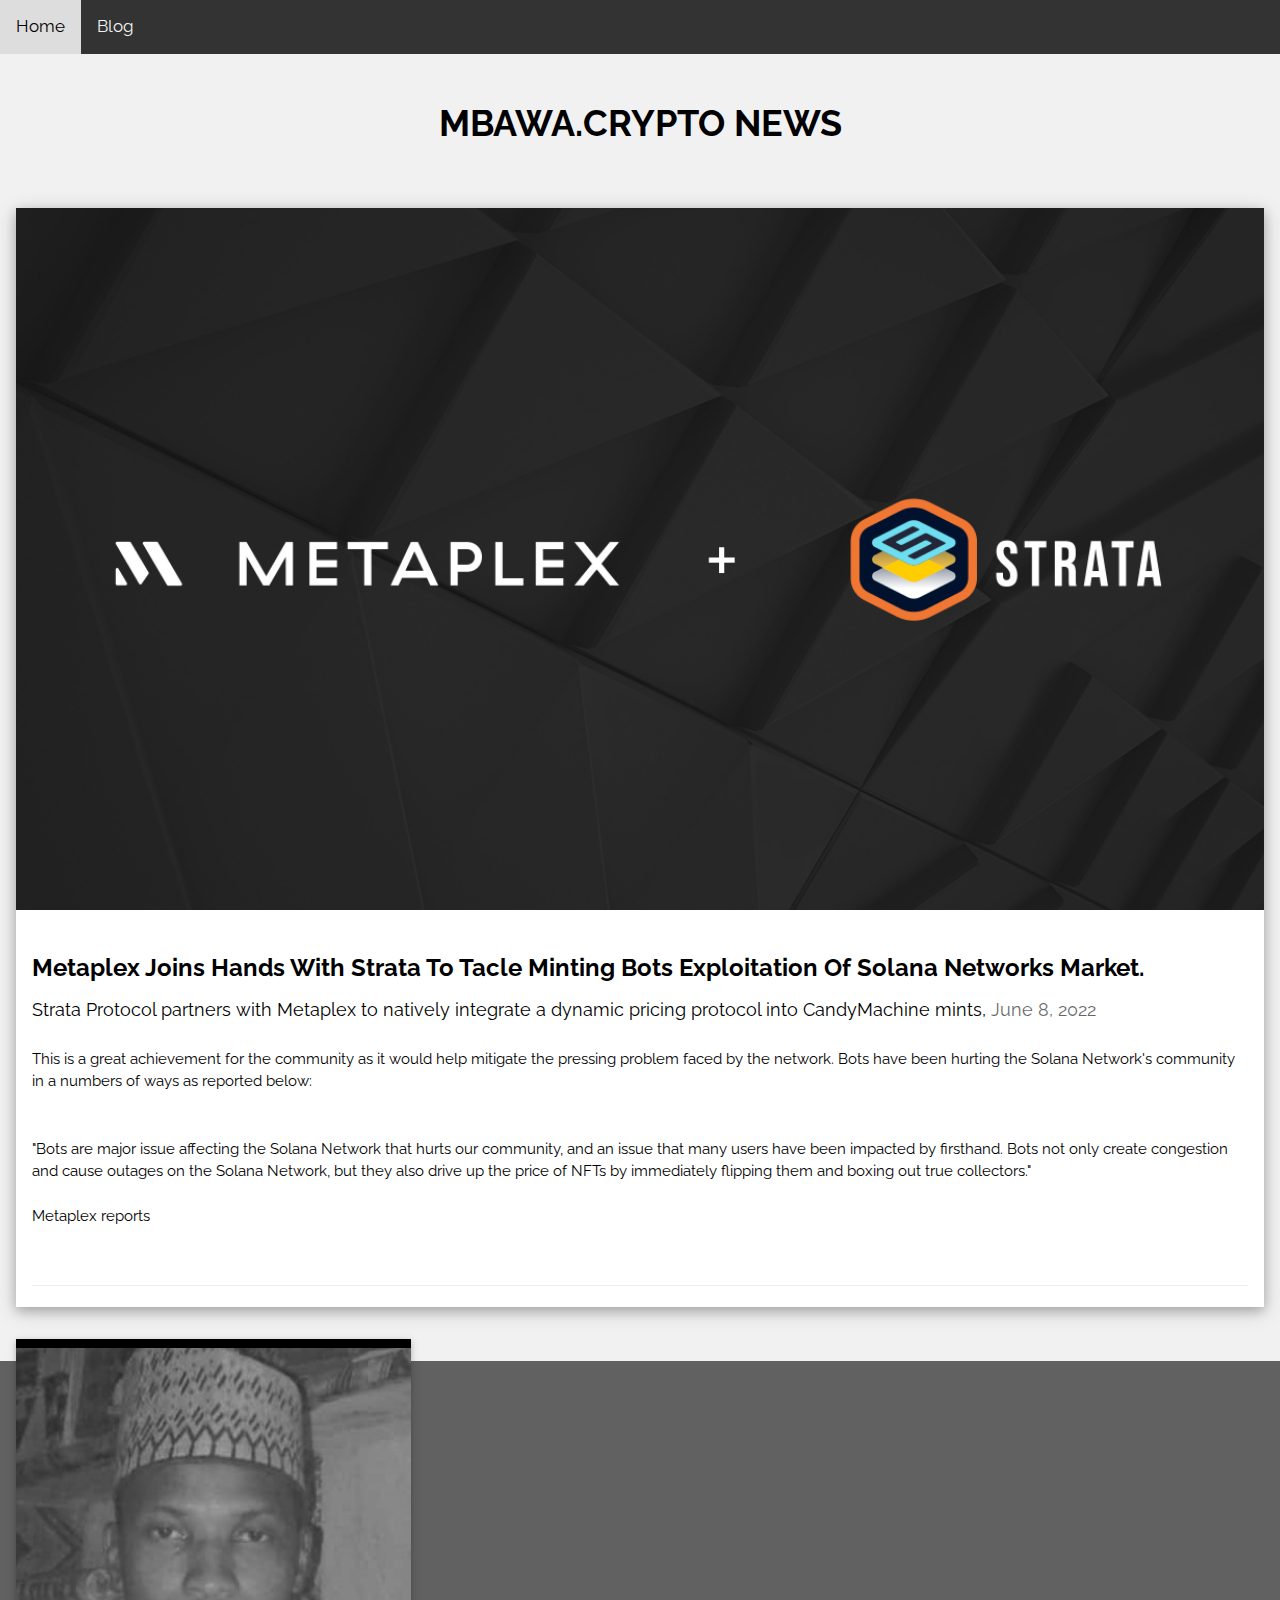
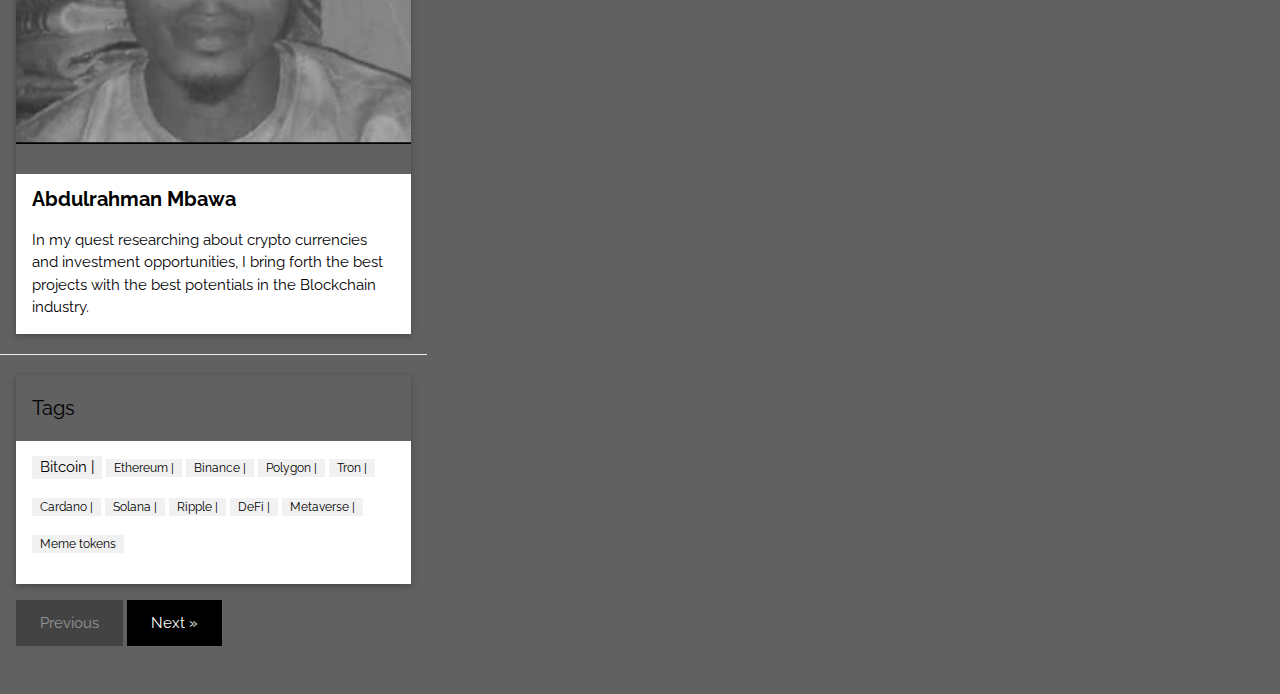
<file: blog/sol-8-6-2022.html>
<!DOCTYPE html>
<html>
<head>
 <title>Metaplex Joins Hands With Strata</title>

 <meta charset="UTF-8">
 <meta name="viewport" content="width=device-width, initial-scale=1">
<!--preview-->
 <meta property=og:url content="https://mbawateaches.com/blog/sol-8-6-2022.html" />
 <meta property="og:type" content="article" />
 <meta property="og:title" content="Ethereum Moves Closer To PoS" />
 <meta property="og:description" content="Strata Protocol partners with Metaplex to natively integrate a dynamic pricing protocol into CandyMachine mints" />
 <meta property="og:image" content="https://mbawateaches.com/pictures/sol1.jpg"/>
 <meta property="og:image:width" content="300">
 <meta property="og:image:height" content="300">

 <link rel="stylesheet" href="https://www.w3schools.com/w3css/4/w3.css">
 <link rel="stylesheet" href="https://fonts.googleapis.com/css?family=Raleway">
 <link rel="stylesheet" href="https://cdnjs.cloudflare.com/ajax/libs/font-awesome/4.7.0/css/font-awesome.min.css">
 <link rel="stylesheet" href="blog.css">

<script async src="https://pagead2.googlesyndication.com/pagead/js/adsbygoogle.js?client=ca-pub-8077004606379343"
     crossorigin="anonymous"></script>
 <style>

</style>
</head>
<body class="w3-light-grey">
<div id="navbar">
   <a href="../index.html">Home</a>
  <a href="blog-posts.html">Blog</a>
</div>
 <!--scroll to top-->
<button onclick="topFunction()" id="myBtn" title"go to top">&#x2191;</button>

<!-- w3-content defines a container for fixed size centered content, 
and is wrapped around the whole page content, except for the footer in this example -->
<div class="w3-content" style="max-width:1400px">

<!-- Header -->
<header class="w3-container w3-center w3-padding-32"> 
  <h1><b>MBAWA.CRYPTO NEWS</b></h1>
</header>

<!-- Grid -->
<div class="w3-row">

  <!-- Blog entry -->
  <div class="w3-card-4 w3-margin w3-white">
  <img src="../pictures/sol1.jpg" alt="SOLANA" style="width:100%">
    <div class="w3-container">
      <h3 id='sol'><b>Metaplex Joins Hands With Strata To Tacle Minting Bots Exploitation Of Solana Networks Market.</b></h3>
      <h5>Strata Protocol partners with Metaplex to natively integrate a dynamic pricing protocol into CandyMachine mints, <span class="w3-opacity">June 8, 2022</span></h5>
    </div>

    <div class="w3-container">
      <p>This is a great achievement for the community as it would help mitigate the pressing problem faced by the network. Bots have been hurting the Solana Network's community in a numbers of ways as reported below:
<br>
<br>
<br>     
"Bots are major issue affecting the Solana Network that hurts our community, and an issue that many users have been impacted by firsthand. Bots not only create congestion and cause outages on the Solana Network, but they also drive up the price of NFTs by immediately flipping them and boxing out true collectors."</i>
<br>
<br>
Metaplex reports
</p>
<br>
 <button class="mobile-share"><a class="share" href="whatsapp://send?text=https://mbawateaches.com/blog/sol-8-6-2022.html" data-action="share/whatsapp/share">
 share <i class="fa fa-whatsapp"></i></a>
 </button>
  <hr>	
   </div>
  </div>
</div>

<!-- Introduction menu -->
<div class="w3-col l4">
  <!-- About Card -->
  <div class="w3-card w3-margin w3-margin-top">
  <img src="../pictures/mbawa2.png" alt="Mbawa photo" style="width:100%">
    <div class="w3-container w3-white">
      <h4><b>Abdulrahman Mbawa</b></h4>
      <p>In my quest researching about crypto currencies and investment opportunities, I bring forth the best projects with the best potentials in the Blockchain industry.</p>
    </div>
  </div><hr>
  
  <!-- Labels / tags -->
  <div class="w3-card w3-margin">
    <div class="w3-container w3-padding">
      <h4>Tags</h4>
    </div>
    <div class="w3-container w3-white">
    <p><span class="w3-tag w3-light-grey w3-margin-bottom">Bitcoin |</span> <span class="w3-tag w3-light-grey w3-small w3-margin-bottom">Ethereum |</span> <span class="w3-tag w3-light-grey w3-small w3-margin-bottom">Binance |</span>
 <span class="w3-tag w3-light-grey w3-small w3-margin-bottom">Polygon |</span> <span class="w3-tag w3-light-grey w3-small w3-margin-bottom">Tron |</span> <span class="w3-tag w3-light-grey w3-small w3-margin-bottom">Cardano |</span> <span class="w3-tag w3-light-grey w3-small w3-margin-bottom">Solana |</span> <span class="w3-tag w3-light-grey w3-small w3-margin-bottom">Ripple |</span> <span class="w3-tag w3-light-grey w3-small w3-margin-bottom">DeFi |</span> <span class="w3-tag w3-light-grey w3-small w3-margin-bottom">Metaverse |</span> <span class="w3-tag w3-light-grey w3-small w3-margin-bottom">Meme tokens</span>
	</p>

     </div>
   </div>
 </div>

<!-- END GRID -->
</div><br>

<!--END content-->
</div>

<!-- Footer -->
<footer class="w3-container w3-dark-grey w3-padding-32 w3-margin-top">
  <button class="w3-button w3-black w3-disabled w3-padding-large w3-margin-bottom">Previous</button>
  <button class="w3-button w3-black w3-padding-large w3-margin-bottom">Next »</button>
</footer>
<script src="../index.js"></script>
</body>
</html>
</file>
<file: blog/blog.css>
body,h1,h2,h3,h4,h5 {font-family: "Raleway", sans-serif}
#navbar {
  overflow: hidden;
  background-color: #333;
  z-index: 3;
}
#myBtn{
 display: none;
 position: fixed;
 bottom: 20px;
 right: 30px;
 z-index: 99;
 border: none;
 outline: none;
 background: lightblue;
 color: white;
 font-weight: bold;
 cursor: pointer;
 padding: 15px;
 border-radius: 10px;
 font-size: 18px;
}
#myBtn:hover{
 background: black;
}
#navbar a {
  float: left;
  display: block;
  color: #f2f2f2;
  text-align: center;
  padding: 14px 16px;
  text-decoration: none;
  font-size: 17px;
}

#navbar a:hover {
  background-color: #ddd;
  color: black;
}

#navbar a.active {
  background-color: #04AA6D;
  color: white;
}
.header{
  box-shadow: 1px 4px 5px 5px rgba(0, 0, 0, 0.2);
  margin: 20px;
  padding: 10px;
  background: #fff;
}
.header,img{
  width: 100%;
}
.header-text{
  text-align: center;
}

@media screen and (min-width: 600px) {
 .header,img{
  width: 50%;
  margin: auto;
  margin-bottom: 30px;
 }
}
.w3-tag{
  color: rgba(0,0,255,1.0);
}
@media screen and (min-width: 600px) {
 .mobile-share {
  visibility: hidden;
  clear: both;
  float: left;
  margin: 10px auto 5px 20px;
  width: 28%;
  display: none;
 }
}
 .mobile-share .share{
  text-decoration: none;
  color: #fff;
 }
 .mobile-share{
  background: #04AA6D;
  border: none;
  border-radius: 15px;
 }
.links{
 border-radius: 5px;
 height: 100%;
 background: #fff;
 padding: 15px;
 margin: 10px;
}
.links .link{
 box-shadow: 0 4px 5px 0 rgba(0, 0, 0, 0.2);
 font-family: verdana, sans-serif;
 border: 1px solid rgba(0, 0, 0, 0.2);
 border-radius: 10px;
 text-align: center;
 width: 100%;
 padding: 8px;
 margin: 10px;
 overflow: scroll;
}
</file>
